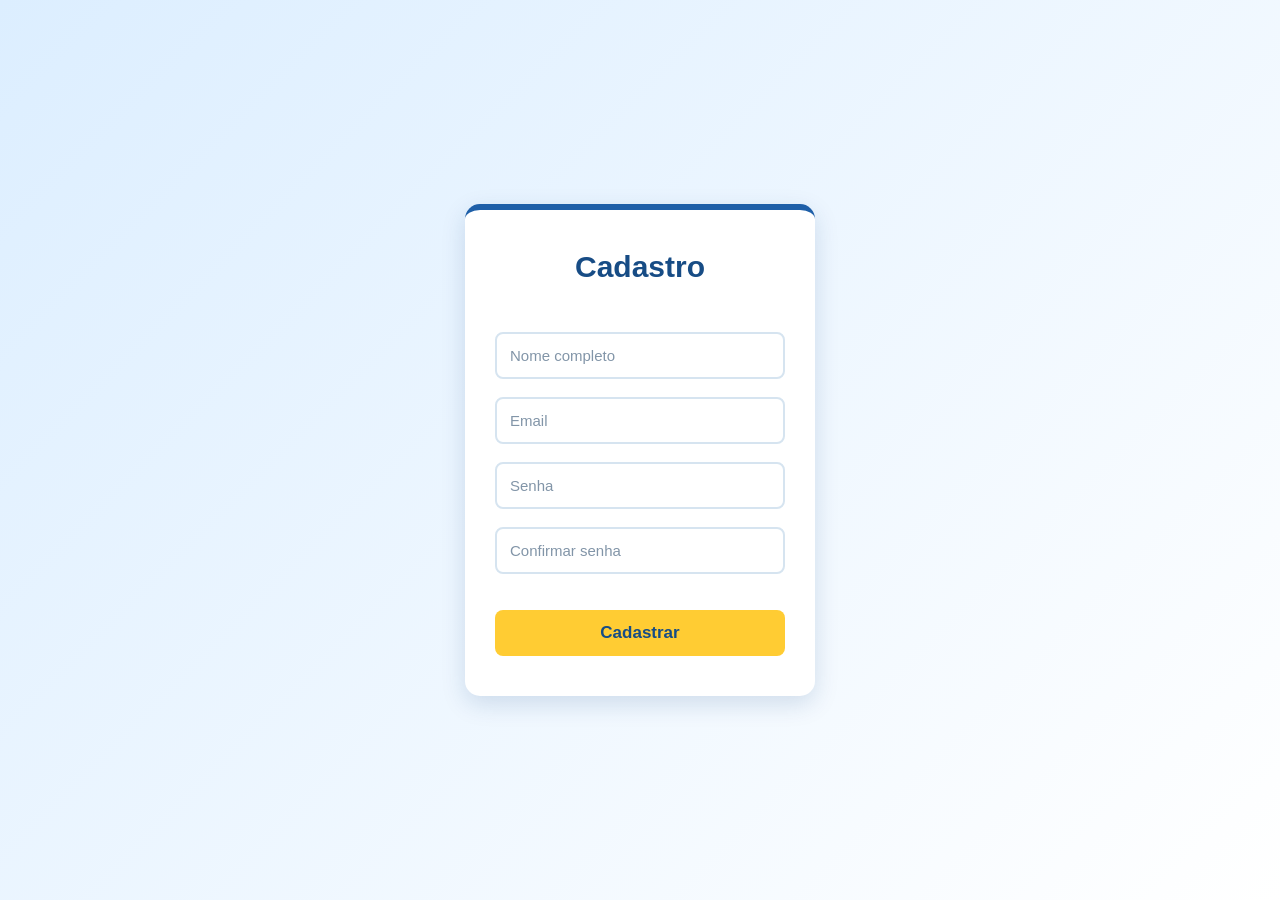
<file: bibliotec/cadastro.html>
<!DOCTYPE html>
<html lang="pt-br">
<head>
    <meta charset="UTF-8">
    <meta name="viewport" content="width=device-width, initial-scale=1.0">
    <title>BIBLIOTEC - Cadastro</title>
    <link rel="stylesheet" href="../bibliotec/css/cadastro.css">
</head>
<body>
    <div class="container">
        <h1>Cadastro</h1>
        <br>
        <input type="text" id="nome" placeholder="Nome completo">
        <br>
        <input type="text" id="email" placeholder="Email">
        <br>
        <input type="password" id="senha" placeholder="Senha">
        <br>
        <input type="password" id="senha2" placeholder="Confirmar senha">
        <br>
        <br>
        <button id="Entrar">Cadastrar</button></a>
    </div>
<script src="../bibliotec/js/script.js"></script>
</body>
</html>
</file>
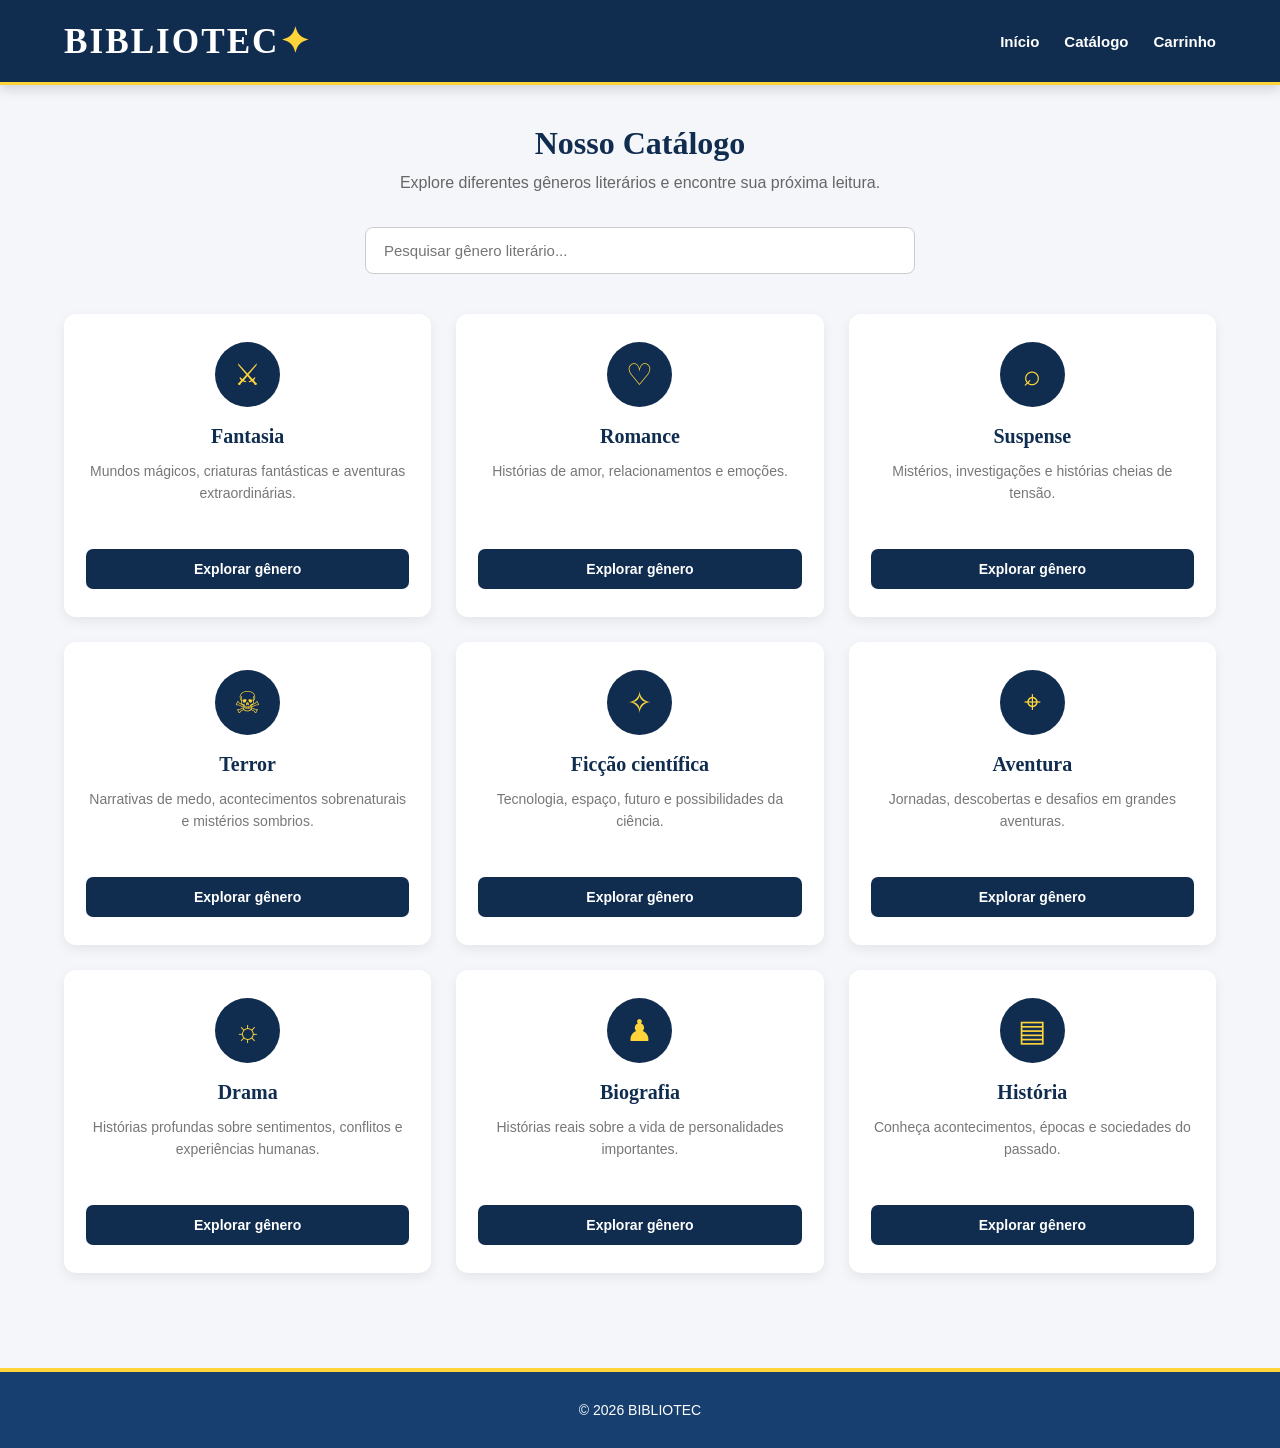
<file: bibliotec/catalogo.html>
<!DOCTYPE html>
<html lang="pt-br">

<head>
    <meta charset="UTF-8">
    <meta name="viewport" content="width=device-width, initial-scale=1.0">

    <title>Catálogo | BIBLIOTEC</title>

    <link rel="stylesheet" href="css/header.css">
    <link rel="stylesheet" href="css/catalogo.css">
    <link rel="stylesheet" href="css/footer.css">

    <script src="js/catalogo.js" defer></script>
</head>

<body>
    <header>
        <h1>BIBLIOTEC<span>✦</span></h1>
         <nav>
        <a href="index.html">Início</a>
        <a href="catalogo.html">Catálogo</a>
        <a href="carrinho.html">Carrinho</a>
    </nav>
    </header>

    <main class="pagina">

        <!-- APRESENTAÇÃO -->
        <section class="introducao">

            <h1>Nosso Catálogo</h1>

            <p>
                Explore diferentes gêneros literários
                e encontre sua próxima leitura.
            </p>

        </section>

        <!-- PESQUISA -->
        <section class="pesquisa">

            <input
                type="text"
                id="pesquisa-genero"
                placeholder="Pesquisar gênero literário..."
            >

        </section>

        <!-- GÊNEROS -->
        <section class="catalogo">

            <article class="genero">
                <div class="icone-genero">⚔</div>

                <h2>Fantasia</h2>

                <p>
                    Mundos mágicos, criaturas fantásticas
                    e aventuras extraordinárias.
                </p>

                <a href="livros.html?genero=fantasia">
                    Explorar gênero
                </a>
            </article>

            <article class="genero">
                <div class="icone-genero">♡</div>

                <h2>Romance</h2>

                <p>
                    Histórias de amor, relacionamentos
                    e emoções.
                </p>

                <a href="livros.html?genero=romance">
                    Explorar gênero
                </a>
            </article>

            <article class="genero">
                <div class="icone-genero">⌕</div>

                <h2>Suspense</h2>

                <p>
                    Mistérios, investigações e histórias
                    cheias de tensão.
                </p>

                <a href="livros.html?genero=suspense">
                    Explorar gênero
                </a>
            </article>

            <article class="genero">
                <div class="icone-genero">☠</div>

                <h2>Terror</h2>

                <p>
                    Narrativas de medo, acontecimentos
                    sobrenaturais e mistérios sombrios.
                </p>

                <a href="livros.html?genero=terror">
                    Explorar gênero
                </a>
            </article>

            <article class="genero">
                <div class="icone-genero">✧</div>

                <h2>Ficção científica</h2>

                <p>
                    Tecnologia, espaço, futuro
                    e possibilidades da ciência.
                </p>

                <a href="livros.html?genero=ficcao-cientifica">
                    Explorar gênero
                </a>
            </article>

            <article class="genero">
                <div class="icone-genero">⌖</div>

                <h2>Aventura</h2>

                <p>
                    Jornadas, descobertas e desafios
                    em grandes aventuras.
                </p>

                <a href="livros.html?genero=aventura">
                    Explorar gênero
                </a>
            </article>

            <article class="genero">
                <div class="icone-genero">☼</div>

                <h2>Drama</h2>

                <p>
                    Histórias profundas sobre sentimentos,
                    conflitos e experiências humanas.
                </p>

                <a href="livros.html?genero=drama">
                    Explorar gênero
                </a>
            </article>

            <article class="genero">
                <div class="icone-genero">♟</div>

                <h2>Biografia</h2>

                <p>
                    Histórias reais sobre a vida
                    de personalidades importantes.
                </p>

                <a href="livros.html?genero=biografia">
                    Explorar gênero
                </a>
            </article>

            <article class="genero">
                <div class="icone-genero">▤</div>

                <h2>História</h2>

                <p>
                    Conheça acontecimentos, épocas
                    e sociedades do passado.
                </p>

                <a href="livros.html?genero=historia">
                    Explorar gênero
                </a>
            </article>

        </section>

    </main>

    <!-- RODAPÉ -->
    <footer class="rodape">
        <p>© 2026 BIBLIOTEC</p>
    </footer>

</body>

</html>
</file>
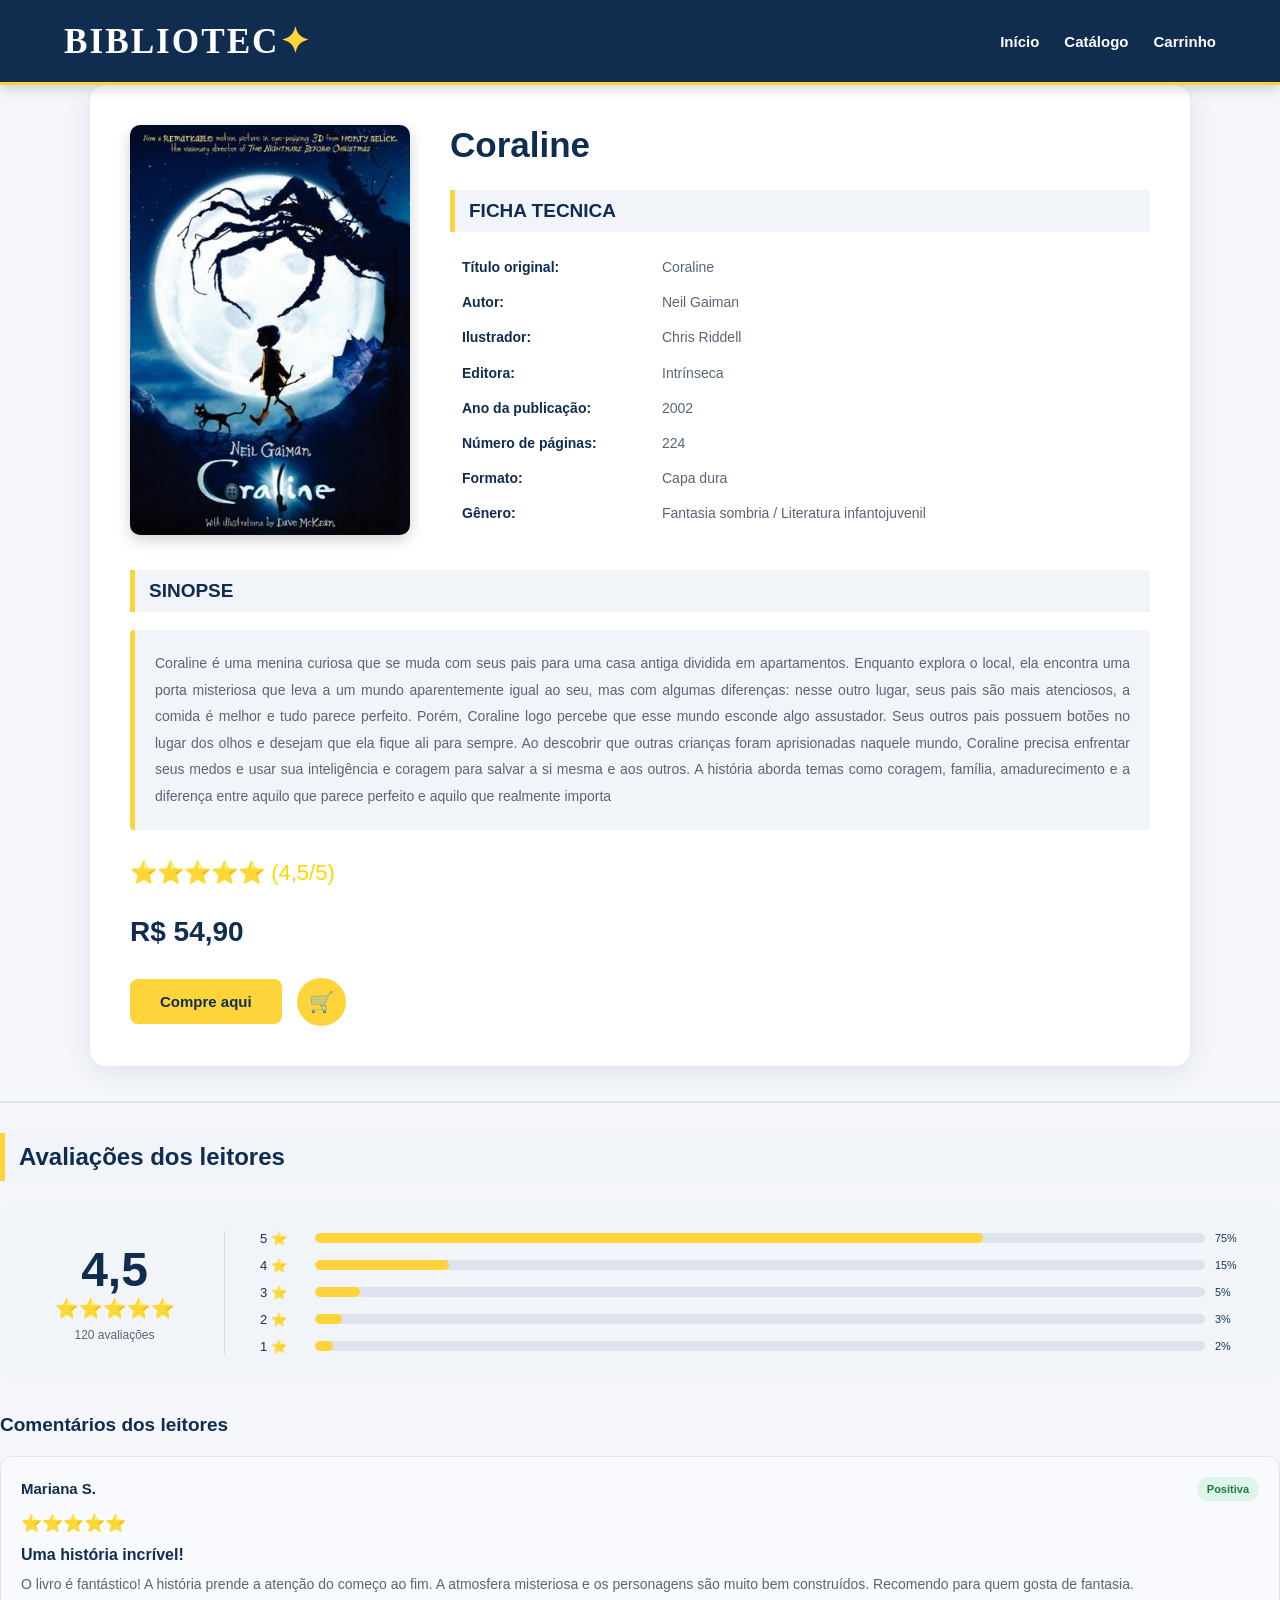
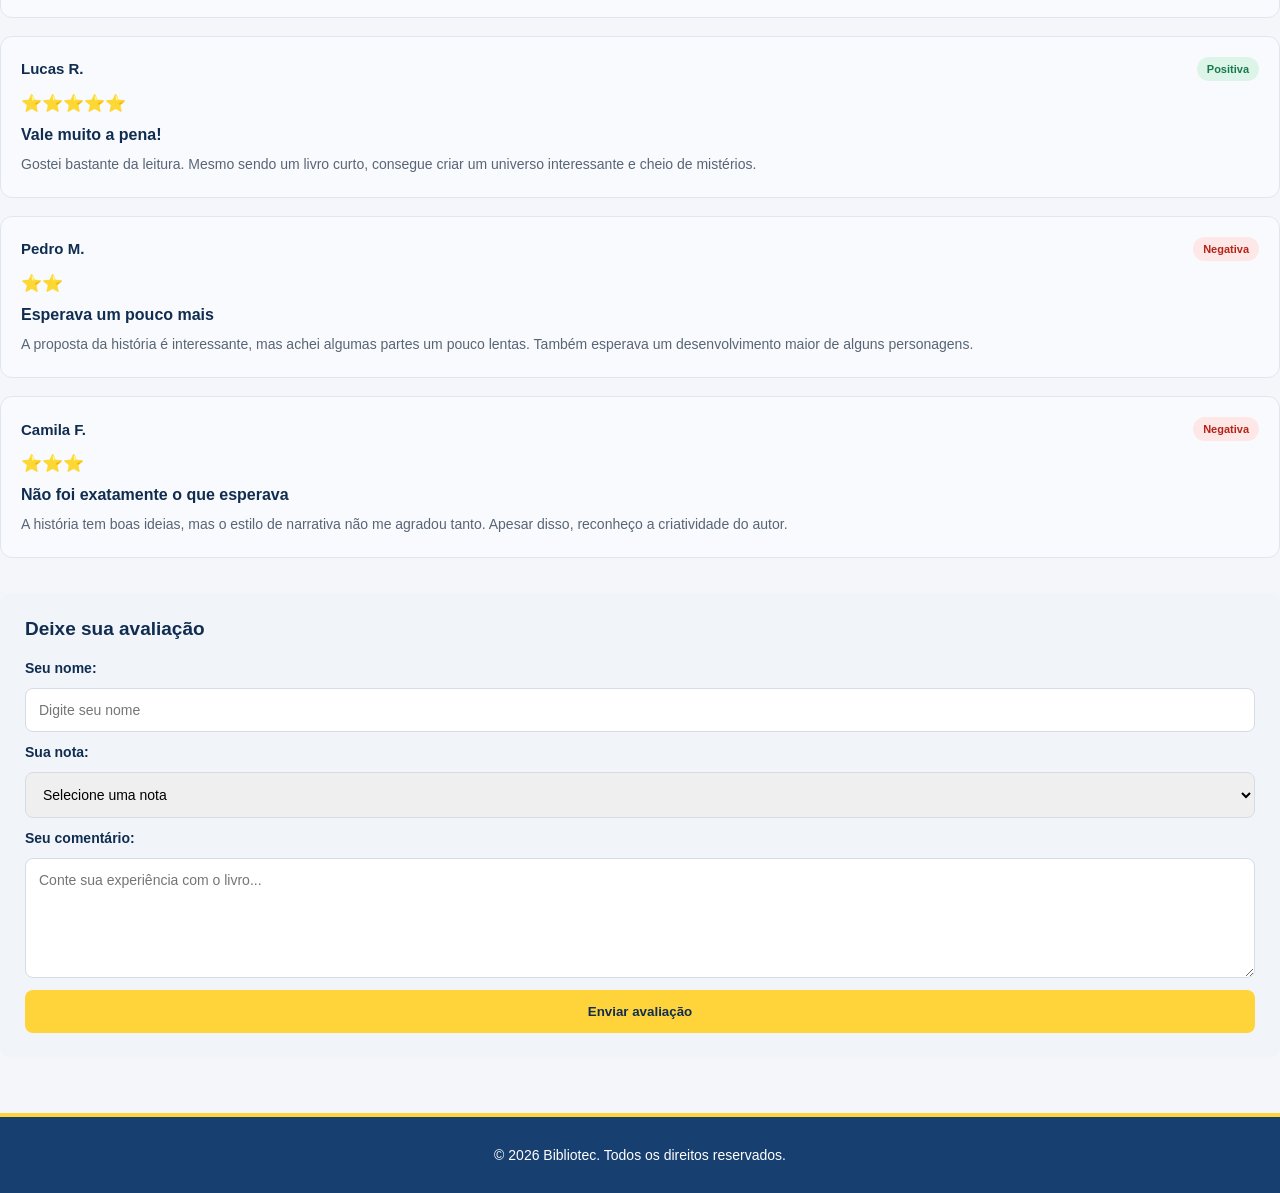
<file: bibliotec/livro.html>
<!DOCTYPE html>
<html lang="pt-br">
<head>
    <meta charset="UTF-8">
    <meta name="viewport" content="width=device-width, initial-scale=1.0">
    <title>BIBLIOTEC - Livro: Coraline</title>
    <link rel="stylesheet" href="../bibliotec/css/livro.css">
    <link rel="stylesheet" href="../bibliotec/css/header.css">
    <link rel="stylesheet" href="../bibliotec/css/footer.css">
</head>
<body>
        <header>
        <h1>BIBLIOTEC<span>✦</span></h1>
         <nav>
        <a href="index.html">Início</a>
        <a href="catalogo.html">Catálogo</a>
        <a href="carrinho.html">Carrinho</a>
    </nav>
    </header>
    <div class="produto">
            <img 
            src="../bibliotec/assets/coraline 2.jpg" 
            alt="Capa do livro Coraline"
            loading="lazy"
            >
            <h2>Coraline</h2>
            <div class="fichatec">
                <h2>Ficha Tecnica</h2>
                <p>
                        <strong>Título original:</strong> Coraline<br>
                        <strong>Autor:</strong> Neil Gaiman<br>
                        <strong>Ilustrador:</strong> Chris Riddell<br>
                        <strong>Editora:</strong> Intrínseca<br>
                        <strong>Ano da publicação:</strong> 2002<br>
                        <strong>Número de páginas:</strong> 224<br>
                        <strong>Formato:</strong> Capa dura<br>
                        <strong>Gênero:</strong> Fantasia sombria / Literatura infantojuvenil
                    </p>
            </div>
            <div class="sinopse">
                <h2>Sinopse</h2>
                <p class="descricao">
                    Coraline é uma menina curiosa que se muda com seus pais para uma casa antiga dividida em apartamentos.
                     Enquanto explora o local, ela encontra uma porta misteriosa que leva a um mundo aparentemente igual ao seu, mas com algumas diferenças:
                      nesse outro lugar, seus pais são mais atenciosos, a comida é melhor e tudo parece perfeito.
                    Porém, Coraline logo percebe que esse mundo esconde algo assustador. Seus outros pais possuem botões no lugar dos olhos e desejam que ela fique ali para sempre.
                     Ao descobrir que outras crianças foram aprisionadas naquele mundo, Coraline precisa enfrentar seus medos e usar sua inteligência e coragem para salvar a si mesma e aos outros.
                    A história aborda temas como coragem, família, amadurecimento e a diferença entre aquilo que parece perfeito e aquilo que realmente importa
                </p>
            </div>
            <p class="avaliacao">
                ⭐⭐⭐⭐⭐ <span>(4,5/5)</span>
            </p>
            <p class="preco">
                R$ 54,90
            </p>
            <div class="botoes">
                <button class="comprar">Compre aqui</button>
                <div class="carrinho">
                    <button>🛒</button>
                </div>
            </div>

    </div>
<!-- AVALIAÇÕES -->
<section class="avaliacoes">

    <h2>Avaliações dos leitores</h2>

    <div class="resumo-avaliacoes">

        <div class="nota-geral">
            <strong>4,5</strong>
            <span>⭐⭐⭐⭐⭐</span>
            <p>120 avaliações</p>
        </div>

        <div class="distribuicao">

            <div class="barra-nota">
                <span>5 ⭐</span>
                <div><span style="width:75%"></span></div>
                <small>75%</small>
            </div>

            <div class="barra-nota">
                <span>4 ⭐</span>
                <div><span style="width:15%"></span></div>
                <small>15%</small>
            </div>

            <div class="barra-nota">
                <span>3 ⭐</span>
                <div><span style="width:5%"></span></div>
                <small>5%</small>
            </div>

            <div class="barra-nota">
                <span>2 ⭐</span>
                <div><span style="width:3%"></span></div>
                <small>3%</small>
            </div>

            <div class="barra-nota">
                <span>1 ⭐</span>
                <div><span style="width:2%"></span></div>
                <small>2%</small>
            </div>

        </div>
    </div>

    <h3>Comentários dos leitores</h3>

    <div class="lista-avaliacoes">

        <article class="comentario">
            <div class="comentario-topo">
                <strong>Mariana S.</strong>
                <span class="positivo">Positiva</span>
            </div>

            <div class="estrelas">⭐⭐⭐⭐⭐</div>

            <h4>Uma história incrível!</h4>

            <p>
                O livro é fantástico! A história prende a atenção
                do começo ao fim. A atmosfera misteriosa e os
                personagens são muito bem construídos.
                Recomendo para quem gosta de fantasia.
            </p>
        </article>

        <article class="comentario">
            <div class="comentario-topo">
                <strong>Lucas R.</strong>
                <span class="positivo">Positiva</span>
            </div>

            <div class="estrelas">⭐⭐⭐⭐⭐</div>

            <h4>Vale muito a pena!</h4>

            <p>
                Gostei bastante da leitura. Mesmo sendo um livro
                curto, consegue criar um universo interessante
                e cheio de mistérios.
            </p>
        </article>

        <article class="comentario">
            <div class="comentario-topo">
                <strong>Pedro M.</strong>
                <span class="negativo">Negativa</span>
            </div>

            <div class="estrelas">⭐⭐</div>

            <h4>Esperava um pouco mais</h4>

            <p>
                A proposta da história é interessante, mas achei
                algumas partes um pouco lentas. Também esperava
                um desenvolvimento maior de alguns personagens.
            </p>
        </article>

        <article class="comentario">
            <div class="comentario-topo">
                <strong>Camila F.</strong>
                <span class="negativo">Negativa</span>
            </div>

            <div class="estrelas">⭐⭐⭐</div>

            <h4>Não foi exatamente o que esperava</h4>

            <p>
                A história tem boas ideias, mas o estilo de
                narrativa não me agradou tanto. Apesar disso,
                reconheço a criatividade do autor.
            </p>
        </article>

    </div>

    <!-- FORMULÁRIO DE AVALIAÇÃO -->
    <div class="nova-avaliacao">

        <h3>Deixe sua avaliação</h3>

        <form id="formAvaliacao">

            <label for="nome">Seu nome:</label>
            <input
                type="text"
                id="nome"
                placeholder="Digite seu nome"
                required
            >

            <label for="nota">Sua nota:</label>
            <select id="nota" required>
                <option value="">Selecione uma nota</option>
                <option value="5">⭐⭐⭐⭐⭐ - Excelente</option>
                <option value="4">⭐⭐⭐⭐ - Muito bom</option>
                <option value="3">⭐⭐⭐ - Bom</option>
                <option value="2">⭐⭐ - Regular</option>
                <option value="1">⭐ - Ruim</option>
            </select>

            <label for="comentario">Seu comentário:</label>
            <textarea
                id="comentario"
                placeholder="Conte sua experiência com o livro..."
                required
            ></textarea>

            <button type="submit">Enviar avaliação</button>

        </form>

    </div>

</section>

<footer class="rodape">
    <p class="copyright">
        &copy; 2026 Bibliotec. Todos os direitos reservados.
    </p>
</footer>

</body>
</html>
</file>
<file: bibliotec/css/cadastro.css>
/* Configuração geral da página */
* {
    margin: 0;
    padding: 0;
    box-sizing: border-box;
    font-family: Arial, Helvetica, sans-serif;
}

body {
    background: linear-gradient(135deg, #dceeff, #ffffff);
    min-height: 100vh;
    display: flex;
    justify-content: center;
    align-items: center;
}

/* Caixa de cadastro */
.container {
    background-color: #ffffff;
    width: 350px;
    padding: 40px 30px;
    border-radius: 15px;
    text-align: center;

    box-shadow: 0 8px 25px rgba(0, 60, 120, 0.15);
    border-top: 6px solid #1e5fa8;
}

/* Título */
.container h1 {
    color: #174c85;
    font-size: 30px;
    margin-bottom: 30px;
}

/* Campos de entrada */
.container input {
    width: 100%;
    padding: 13px;
    margin-bottom: 18px;

    border: 2px solid #d6e4f0;
    border-radius: 8px;

    font-size: 15px;
    outline: none;
    transition: 0.3s;
}

/* Efeito ao clicar nos campos */
.container input:focus {
    border-color: #2676c9;
    box-shadow: 0 0 6px rgba(38, 118, 201, 0.2);
}

/* Texto dos campos */
.container input::placeholder {
    color: #8295a8;
}

/* Botão cadastrar */
.container button {
    width: 100%;
    padding: 13px;

    background-color: #ffcc33;
    color: #174c85;

    border: none;
    border-radius: 8px;

    font-size: 17px;
    font-weight: bold;

    cursor: pointer;
    transition: 0.3s;
}

/* Efeito ao passar o mouse */
.container button:hover {
    background-color: #f0b900;
    transform: scale(1.03);
}

/* Link */
.container a {
    text-decoration: none;
}

/* Responsividade */
@media (max-width: 400px) {
    .container {
        width: 90%;
        padding: 30px 20px;
    }
}
</file>
<file: bibliotec/css/header.css>
/* HEADER */

header {
    min-height: 85px;
    padding: 18px 5%;

    display: flex;
    align-items: center;
    justify-content: space-between;

    font-family: 'Cinzel', serif;

    background: #102D50;
    border-bottom: 3px solid #FFD43B;

    position: sticky;
    top: 0;
    z-index: 100;

    box-shadow: 0 4px 12px rgba(0, 0, 0, 0.15);
}

/* LOGOTIPO */
header h1 {
    font-family: 'Cinzel', serif;
    font-size: clamp(1.7rem, 4vw, 2.2rem);
    font-weight: 800;
    letter-spacing: 2px;
    color: #FFFFFF;
}

header h1 span {
    color: #FFD43B;
}

/* MENU */
header nav {
    display: flex;
    align-items: center;
    gap: 25px;
}

header nav a {
    color: #FFFFFF;
    text-decoration: none;
    font-family: Arial, sans-serif;
    font-size: 15px;
    font-weight: 600;
    transition: 0.3s;
}

header nav a:hover {
    color: #FFD43B;
}

/* RESPONSIVIDADE */
@media (max-width: 750px) {
    header {
        flex-direction: column;
        justify-content: center;
        gap: 15px;
        padding: 16px 5%;
    }

    header h1 {
        font-size: 27px;
    }

    header nav {
        flex-wrap: wrap;
        justify-content: center;
        gap: 18px;
    }

    header nav a {
        font-size: 14px;
    }
}

/* CELULARES PEQUENOS */
@media (max-width: 400px) {
    header nav {
        gap: 12px;
    }

    header nav a {
        font-size: 13px;
    }
}
</file>
<file: bibliotec/css/catalogo.css>
/* =====================================
   CATÁLOGO - BIBLIOTEC
===================================== */

* {
    margin: 0;
    padding: 0;
    box-sizing: border-box;
}

body {
    background-color: #f4f6f9;
    font-family: Arial, sans-serif;
    color: #102D50;

    min-height: 100vh;
    display: flex;
    flex-direction: column;
}

/* CONTEÚDO */

.pagina {
    width: 90%;
    max-width: 1200px;
    margin: 40px auto;
    flex: 1;
}

/* INTRODUÇÃO */

.introducao {
    text-align: center;
    margin-bottom: 35px;
}

.introducao h1 {
    font-family: 'Cinzel', serif;
    font-size: 32px;
    color: #102D50;
    margin-bottom: 12px;
}

.introducao p {
    color: #666;
    font-size: 16px;
}

/* PESQUISA */

.pesquisa {
    display: flex;
    justify-content: center;
    margin-bottom: 40px;
}

.pesquisa input {
    width: 100%;
    max-width: 550px;
    padding: 14px 18px;

    border: 1px solid #ccc;
    border-radius: 8px;

    font-size: 15px;
    outline: none;
}

.pesquisa input:focus {
    border-color: #102D50;
}

/* GRADE DE GÊNEROS */

.catalogo {
    display: grid;
    grid-template-columns: repeat(3, 1fr);
    gap: 25px;
}

/* CARD */

.genero {
    background-color: white;
    padding: 28px 22px;

    border-radius: 12px;
    text-align: center;

    box-shadow: 0 4px 12px rgba(0, 0, 0, 0.07);

    transition: 0.3s;
}

.genero:hover {
    transform: translateY(-6px);

    box-shadow: 0 8px 18px rgba(0, 0, 0, 0.12);
}

/* ÍCONE */

.icone-genero {
    width: 65px;
    height: 65px;

    margin: 0 auto 18px;

    display: flex;
    justify-content: center;
    align-items: center;

    background-color: #102D50;
    color: #FFD43B;

    border-radius: 50%;

    font-size: 30px;
}

/* TEXTOS */

.genero h2 {
    font-family: 'Cinzel', serif;
    font-size: 20px;

    margin-bottom: 12px;
}

.genero p {
    color: #777;
    font-size: 14px;
    line-height: 1.6;

    min-height: 67px;
    margin-bottom: 22px;
}

/* LINK */

.genero a {
    display: inline-block;

    width: 100%;
    padding: 12px;

    background-color: #102D50;
    color: white;

    text-decoration: none;
    border-radius: 7px;

    font-size: 14px;
    font-weight: bold;

    transition: 0.3s;
}

.genero a:hover {
    background-color: #FFD43B;
    color: #102D50;
}

/* RESPONSIVIDADE */

@media (max-width: 900px) {

    .catalogo {
        grid-template-columns: repeat(2, 1fr);
    }

}

@media (max-width: 600px) {

    .catalogo {
        grid-template-columns: 1fr;
    }

    .introducao h1 {
        font-size: 26px;
    }

    .pagina {
        width: 92%;
    }

}
</file>
<file: bibliotec/css/footer.css>
/* FOOTER */

.rodape {
    width: 100%;
    min-height: 80px;

    display: flex;
    justify-content: center;
    align-items: center;

    padding: 25px 20px;
    margin-top: 55px;

    background-color: #173f70;
    border-top: 4px solid #FFD43B;

    box-sizing: border-box;
    text-align: center;
}

.rodape p {
    color: #FFFFFF;
    font-family: Arial, sans-serif;
    font-size: 14px;
    line-height: 1.6;
    margin: 0;
}

/* CELULARES */
@media (max-width: 480px) {
    .rodape {
        padding: 22px 15px;
    }

    .rodape p {
        font-size: 12px;
    }
}
html, body {
    min-height: 100%;
    margin: 0;
}

body {
    min-height: 100vh;
    display: flex;
    flex-direction: column;
}

main {
    flex: 1;
}

footer {
    margin-top: auto;
}
</file>
<file: bibliotec/css/livro.css>
/* CONFIGURAÇÕES GERAIS */
* {
    margin: 0;
    padding: 0;
    box-sizing: border-box;
}

body {
    font-family: 'Poppins', Arial, sans-serif;
    background-color: #F4F6FA;
    color: #183153;
}



/* ÁREA PRINCIPAL */
main {
    padding: 50px 20px;
}

/* CARD DO PRODUTO */
.produto {
    background-color: #FFFFFF;
    width: 90%;
    max-width: 1100px;
    margin: auto;
    padding: 40px;
    border-radius: 16px;

    display: grid;
    grid-template-columns: 280px 1fr;
    column-gap: 40px;
    row-gap: 30px;

    position: relative;

    box-shadow: 0 5px 25px rgba(16, 45, 80, 0.10);
    transition: 0.3s;
}

.produto:hover {
    box-shadow: 0 10px 30px rgba(16, 45, 80, 0.16);
    transform: translateY(-4px);
}

/* IMAGEM DO LIVRO */
.produto img {
    grid-column: 1;
    grid-row: 1;

    width: 280px;
    height: 410px;
    object-fit: cover;
    border-radius: 10px;

    box-shadow: 0 5px 15px rgba(0, 0, 0, 0.18);
}

/* TÍTULO DO LIVRO */
.produto > h2 {
    grid-column: 2;
    grid-row: 1;

    font-size: 35px;
    color: #102D50;
    font-weight: 700;
    margin-bottom: 20px;

    padding-bottom: 12px;
}

/* FICHA TÉCNICA */
.fichatec {
    grid-column: 2;
    grid-row: 1;

    margin-top: 65px;
    width: 100%;
}

.fichatec h2,
.sinopse h2 {
    font-size: 19px;
    font-weight: 700;
    text-transform: uppercase;
    color: #102D50;

    border-left: 5px solid #FFD43B;
    padding: 10px 14px;

    margin-bottom: 18px;
    background-color: #F1F5FA;
}

/* ORGANIZAÇÃO DAS INFORMAÇÕES */
.fichatec p {
    display: grid;
    grid-template-columns: 190px 1fr;
    gap: 10px;

    color: #596575;
    font-size: 14px;
    line-height: 1.8;
    padding: 5px 12px;
}

.fichatec strong {
    color: #102D50;
}

/* SINOPSE */
.sinopse {
    grid-column: 1 / -1;
    grid-row: 2;
    width: 100%;
    margin-top: 5px;
}

.descricao {
    color: #596575;
    font-size: 14px;
    line-height: 1.9;
    text-align: justify;

    background-color: #F1F5FA;
    border-left: 5px solid #FFD43B;
    padding: 20px;
    border-radius: 4px;
}

/* PREÇO */
.preco {
    grid-column: 1 / -1;
    color: #102D50;
    font-size: 28px;
    font-weight: 700;
    margin-bottom: 0;
}

/* BOTÃO COMPRAR */
.comprar {
    grid-column: 1 / -1;
    justify-self: start;

    background-color: #FFD43B;
    color: #102D50;
    border: none;
    padding: 14px 30px;
    border-radius: 8px;

    font-size: 15px;
    font-weight: 700;

    cursor: pointer;
    transition: 0.3s;
}

.comprar:hover {
    background-color: #E8B900;
    transform: scale(1.04);
}

/* CARRINHO */
.carrinho {
    top: 40px;
    right: 20px;
}

.carrinho button {
    background-color: #FFD43B;
    color: white;
    border: none;
    padding: 12px;
    border-radius: 50%;
    font-size: 20px;
    cursor: pointer;
    transition: 0.3s;
}

.carrinho button:hover {
    background-color: #E8B900;
    transform: scale(1.1);
}

/* RESPONSIVIDADE */
@media (max-width: 750px) {

    header {
        flex-direction: column;
        gap: 15px;
    }

    .logo {
        font-size: 27px;
    }

    header button {
        padding: 10px;
        font-size: 13px;
    }

    main {
        padding: 25px 10px;
    }

    .produto {
        width: 100%;
        display: flex;
        flex-direction: column;
        align-items: center;
        padding: 25px;
        gap: 20px;
    }

    .produto img {
        width: 210px;
        height: 310px;
    }

    .produto > h2 {
        width: 100%;
        font-size: 28px;
        margin-bottom: 0;
    }

    .fichatec {
        width: 100%;
        margin-top: 0;
    }

    .fichatec p {
        grid-template-columns: 1fr;
        gap: 2px;
        line-height: 1.6;
    }

    .fichatec strong {
        margin-top: 8px;
    }

    .sinopse {
        width: 100%;
    }

    .descricao {
        text-align: left;
    }

    .preco {
        width: 100%;
    }

    .comprar {
        width: 100%;
    }

    .carrinho {
        top: 12px;
        right: 12px;
    }
}
.avaliacao {
  color: gold;
  font-size: 22px;
}
.botoes {
    grid-column: 1 / -1;
    display: flex;
    align-items: center;
    gap: 15px;
}

/* =====================================
   AVALIAÇÕES DOS LEITORES
===================================== */

.avaliacoes {
    grid-column: 1 / -1;
    width: 100%;
    margin-top: 35px;
    padding-top: 30px;
    border-top: 2px solid #E0E6EF;
}

.avaliacoes > h2 {
    font-size: 24px;
    color: #102D50;
    margin-bottom: 25px;
    border-left: 5px solid #FFD43B;
    padding: 10px 14px;
    background-color: #F1F5FA;
}

.resumo-avaliacoes {
    display: grid;
    grid-template-columns: 200px 1fr;
    gap: 35px;
    padding: 25px;
    background-color: #F1F5FA;
    border-radius: 12px;
    margin-bottom: 35px;
}

.nota-geral {
    display: flex;
    flex-direction: column;
    align-items: center;
    justify-content: center;
    border-right: 1px solid #D5DCE5;
    padding-right: 20px;
}

.nota-geral strong {
    font-size: 48px;
    color: #102D50;
}

.nota-geral span {
    font-size: 19px;
}

.nota-geral p {
    font-size: 12px;
    color: #596575;
    margin-top: 8px;
}

.distribuicao {
    display: flex;
    flex-direction: column;
    justify-content: center;
    gap: 12px;
}

.barra-nota {
    display: grid;
    grid-template-columns: 45px 1fr 40px;
    align-items: center;
    gap: 10px;
    font-size: 13px;
    color: #183153;
}

.barra-nota div {
    height: 10px;
    background-color: #DCE3EC;
    border-radius: 20px;
    overflow: hidden;
}

.barra-nota div span {
    display: block;
    height: 100%;
    background-color: #FFD43B;
    border-radius: 20px;
}

.avaliacoes h3 {
    color: #102D50;
    font-size: 19px;
    margin-bottom: 20px;
}

.lista-avaliacoes {
    display: flex;
    flex-direction: column;
    gap: 18px;
}

.comentario {
    background-color: #F8FAFD;
    border: 1px solid #E0E6EF;
    padding: 20px;
    border-radius: 12px;
    transition: 0.3s;
}

.comentario:hover {
    border-color: #FFD43B;
    transform: translateY(-2px);
}

.comentario-topo {
    display: flex;
    justify-content: space-between;
    align-items: center;
    gap: 10px;
    flex-wrap: wrap;
}

.comentario-topo strong {
    color: #102D50;
    font-size: 15px;
}

.positivo,
.negativo {
    font-size: 11px;
    font-weight: bold;
    padding: 6px 10px;
    border-radius: 20px;
}

.positivo {
    color: #18794E;
    background-color: #DDF5E8;
}

.negativo {
    color: #B42318;
    background-color: #FDE8E7;
}

.estrelas {
    font-size: 17px;
    margin: 12px 0;
}

.comentario h4 {
    color: #102D50;
    margin-bottom: 8px;
}

.comentario p {
    color: #596575;
    font-size: 14px;
    line-height: 1.8;
    text-align: justify;
}

/* FORMULÁRIO */

.nova-avaliacao {
    background-color: #F1F5FA;
    padding: 25px;
    border-radius: 12px;
    margin-top: 35px;
}

.nova-avaliacao form {
    display: flex;
    flex-direction: column;
    gap: 12px;
}

.nova-avaliacao label {
    color: #102D50;
    font-weight: bold;
    font-size: 14px;
}

.nova-avaliacao input,
.nova-avaliacao select,
.nova-avaliacao textarea {
    width: 100%;
    padding: 13px;
    border: 1px solid #D5DCE5;
    border-radius: 8px;
    font-family: inherit;
    font-size: 14px;
    outline: none;
}

.nova-avaliacao input:focus,
.nova-avaliacao select:focus,
.nova-avaliacao textarea:focus {
    border-color: #FFD43B;
}

.nova-avaliacao textarea {
    min-height: 120px;
    resize: vertical;
}

.nova-avaliacao button {
    background-color: #FFD43B;
    color: #102D50;
    border: none;
    padding: 14px;
    border-radius: 8px;
    font-weight: bold;
    cursor: pointer;
    transition: 0.3s;
}

.nova-avaliacao button:hover {
    background-color: #E8B900;
}

/* RESPONSIVIDADE */

@media (max-width: 750px) {

    .resumo-avaliacoes {
        grid-template-columns: 1fr;
        gap: 25px;
    }

    .nota-geral {
        border-right: none;
        border-bottom: 1px solid #D5DCE5;
        padding: 0 0 20px;
    }

    .comentario p {
        text-align: left;
    }

}
</file>
